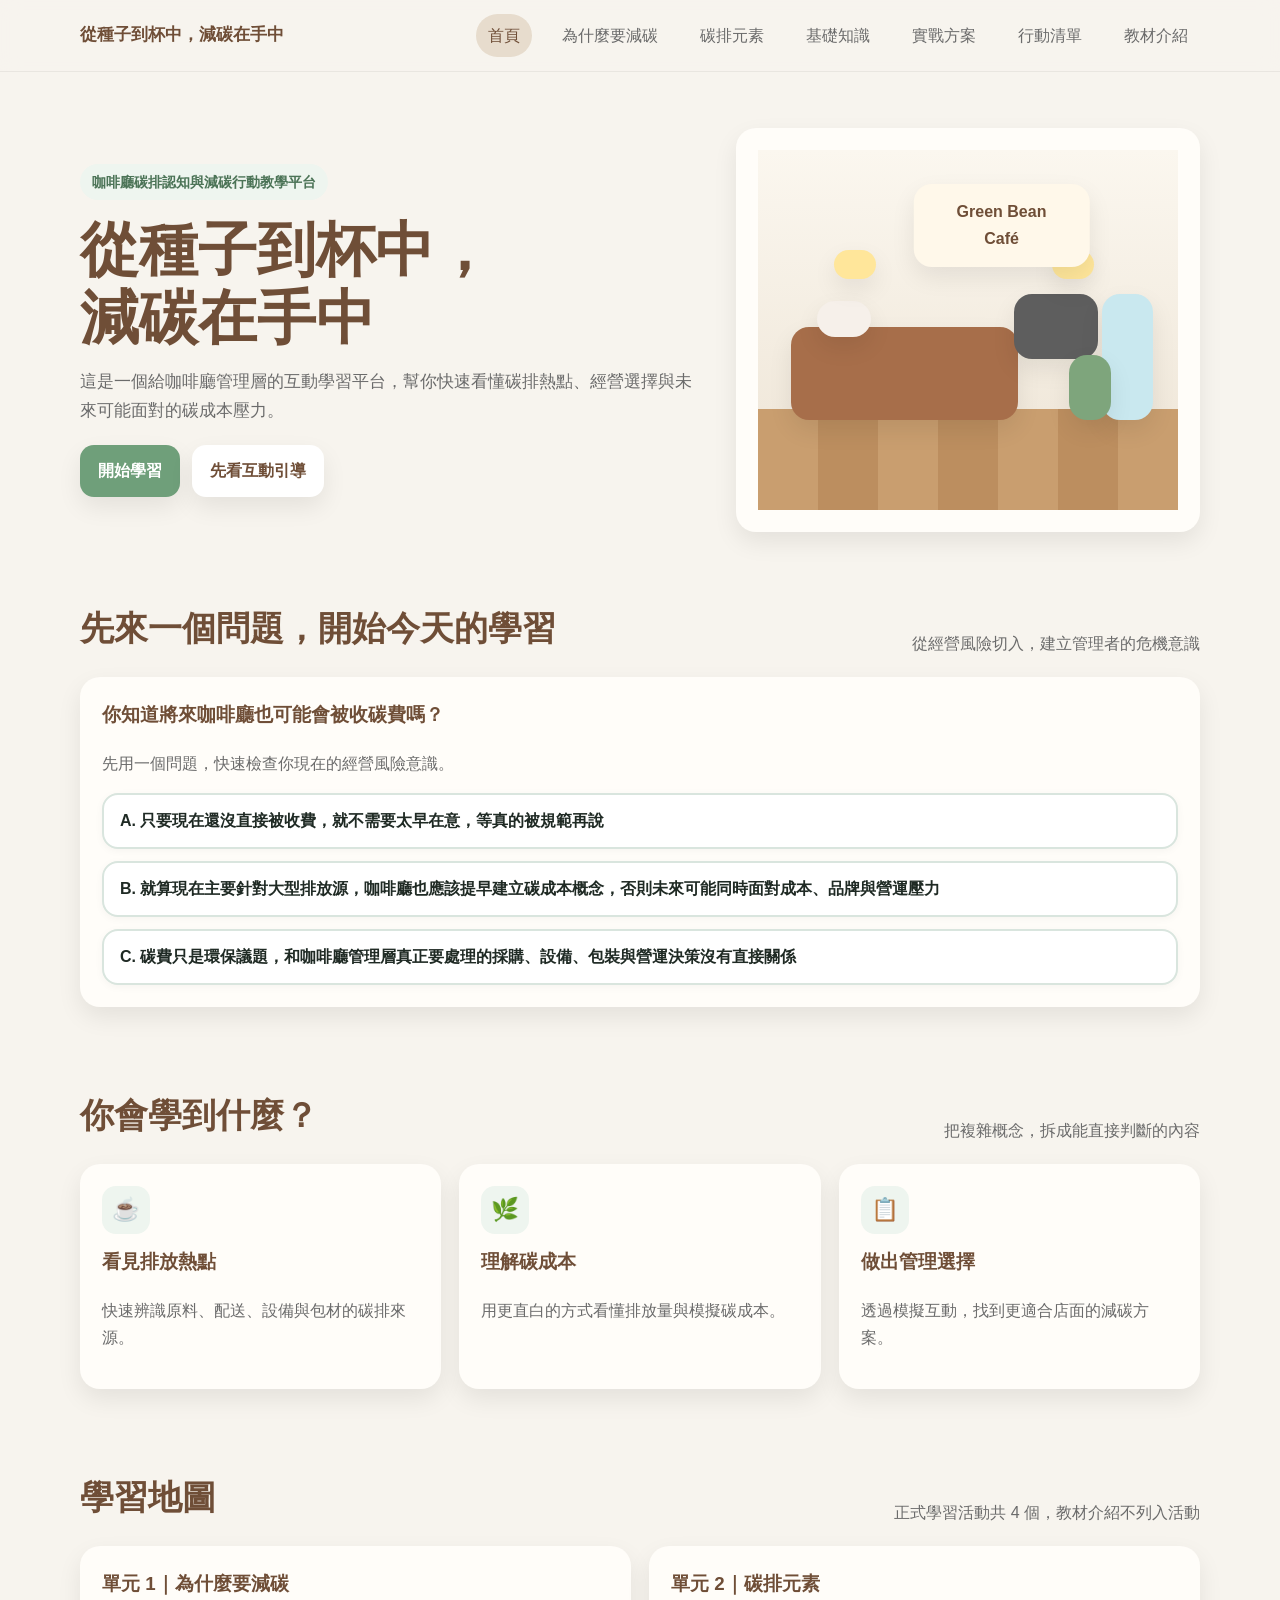
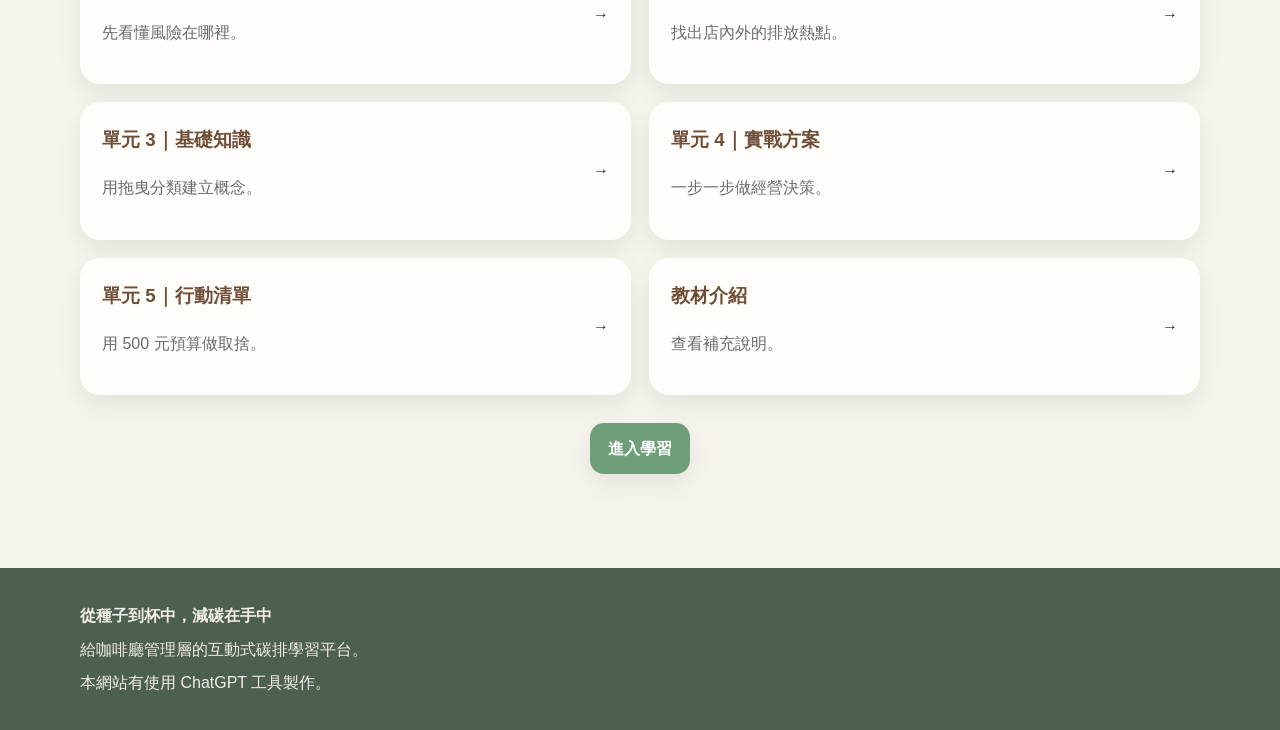
<file: index.html>
<!doctype html>
<html lang="zh-Hant">
<head>
  <meta charset="UTF-8">
  <meta name="viewport" content="width=device-width,initial-scale=1.0">
  <title>從種子到杯中，減碳在手中</title>
  <link rel="stylesheet" href="style.css">
</head>
<body data-page="index">

<header>
  <div class="container navbar">
    <a class="brand" href="index.html">從種子到杯中，減碳在手中</a>
    <button class="menu-btn" onclick="toggleMenu()">☰</button>
    <nav class="nav-links" id="navLinks">
      <a href="index.html">首頁</a>
      <a href="why-carbon.html">為什麼要減碳</a>
      <a href="carbon-elements.html">碳排元素</a>
      <a href="carbon-basics.html">基礎知識</a>
      <a href="action-plan.html">實戰方案</a>
      <a href="checklist.html">行動清單</a>
      <a href="about.html">教材介紹</a>
    </nav>
  </div>
</header>

<main>
  <section class="hero">
    <div class="container hero-grid">
      <div class="reveal">
        <span class="badge">咖啡廳碳排認知與減碳行動教學平台</span>
        <h1>從種子到杯中，<br>減碳在手中</h1>
        <p>這是一個給咖啡廳管理層的互動學習平台，幫你快速看懂碳排熱點、經營選擇與未來可能面對的碳成本壓力。</p>
        <div class="hero-actions">
          <a class="btn btn-primary" href="why-carbon.html">開始學習</a>
          <a class="btn btn-secondary" href="#question-start">先看互動引導</a>
        </div>
      </div>

      <div class="hero-card reveal">
        <div class="scene">
          <div class="wall"></div>
          <div class="floor"></div>
          <div class="sign">Green Bean Café</div>
          <div class="obj counter"></div>
          <div class="obj machine"></div>
          <div class="obj fridge"></div>
          <div class="obj cups"></div>
          <div class="obj plant"></div>
          <div class="obj light"></div>
          <div class="obj light two"></div>
        </div>
      </div>
    </div>
  </section>

  <section class="section" id="question-start">
    <div class="container">
      <div class="section-title reveal">
        <h2>先來一個問題，開始今天的學習</h2>
        <p>從經營風險切入，建立管理者的危機意識</p>
      </div>
      <div class="card reveal">
        <h3>你知道將來咖啡廳也可能會被收碳費嗎？</h3>
        <p>先用一個問題，快速檢查你現在的經營風險意識。</p>

        <div class="choice-list">
          <button class="choice-btn" onclick="homeQuestion('a')">
            A. 只要現在還沒直接被收費，就不需要太早在意，等真的被規範再說
          </button>

          <button class="choice-btn" onclick="homeQuestion('b')">
            B. 就算現在主要針對大型排放源，咖啡廳也應該提早建立碳成本概念，否則未來可能同時面對成本、品牌與營運壓力
          </button>

          <button class="choice-btn" onclick="homeQuestion('c')">
            C. 碳費只是環保議題，和咖啡廳管理層真正要處理的採購、設備、包裝與營運決策沒有直接關係
          </button>
        </div>

        <div id="homeFeedback" class="feedback"></div>
      </div>
    </div>
  </section>

  <section class="section">
    <div class="container">
      <div class="section-title reveal">
        <h2>你會學到什麼？</h2>
        <p>把複雜概念，拆成能直接判斷的內容</p>
      </div>
      <div class="grid-3">
        <div class="card reveal">
          <div class="icon-bubble">☕</div>
          <h3>看見排放熱點</h3>
          <p>快速辨識原料、配送、設備與包材的碳排來源。</p>
        </div>
        <div class="card reveal">
          <div class="icon-bubble">🌿</div>
          <h3>理解碳成本</h3>
          <p>用更直白的方式看懂排放量與模擬碳成本。</p>
        </div>
        <div class="card reveal">
          <div class="icon-bubble">📋</div>
          <h3>做出管理選擇</h3>
          <p>透過模擬互動，找到更適合店面的減碳方案。</p>
        </div>
      </div>
    </div>
  </section>

  <section class="section">
    <div class="container">
      <div class="section-title reveal">
        <h2>學習地圖</h2>
        <p>正式學習活動共 4 個，教材介紹不列入活動</p>
      </div>

      <div class="grid-2">
        <a class="card module-link reveal" href="why-carbon.html">
          <div>
            <h3>單元 1｜為什麼要減碳</h3>
            <p>先看懂風險在哪裡。</p>
          </div>
          <span>→</span>
        </a>

        <a class="card module-link reveal" href="carbon-elements.html">
          <div>
            <h3>單元 2｜碳排元素</h3>
            <p>找出店內外的排放熱點。</p>
          </div>
          <span>→</span>
        </a>

        <a class="card module-link reveal" href="carbon-basics.html">
          <div>
            <h3>單元 3｜基礎知識</h3>
            <p>用拖曳分類建立概念。</p>
          </div>
          <span>→</span>
        </a>

        <a class="card module-link reveal" href="action-plan.html">
          <div>
            <h3>單元 4｜實戰方案</h3>
            <p>一步一步做經營決策。</p>
          </div>
          <span>→</span>
        </a>

        <a class="card module-link reveal" href="checklist.html">
          <div>
            <h3>單元 5｜行動清單</h3>
            <p>用 500 元預算做取捨。</p>
          </div>
          <span>→</span>
        </a>

        <a class="card module-link reveal" href="about.html">
          <div>
            <h3>教材介紹</h3>
            <p>查看補充說明。</p>
          </div>
          <span>→</span>
        </a>
      </div>

      <div class="hero-actions" style="justify-content:center; margin-top:28px;">
        <a class="btn btn-primary" href="why-carbon.html">進入學習</a>
      </div>
    </div>
  </section>
</main>

<footer>
  <div class="container">
    <p><strong>從種子到杯中，減碳在手中</strong></p>
    <p>給咖啡廳管理層的互動式碳排學習平台。</p>
    <p>本網站有使用 ChatGPT 工具製作。</p>
  </div>
</footer>

<script src="script.js"></script>
</body>
</html>
</file>
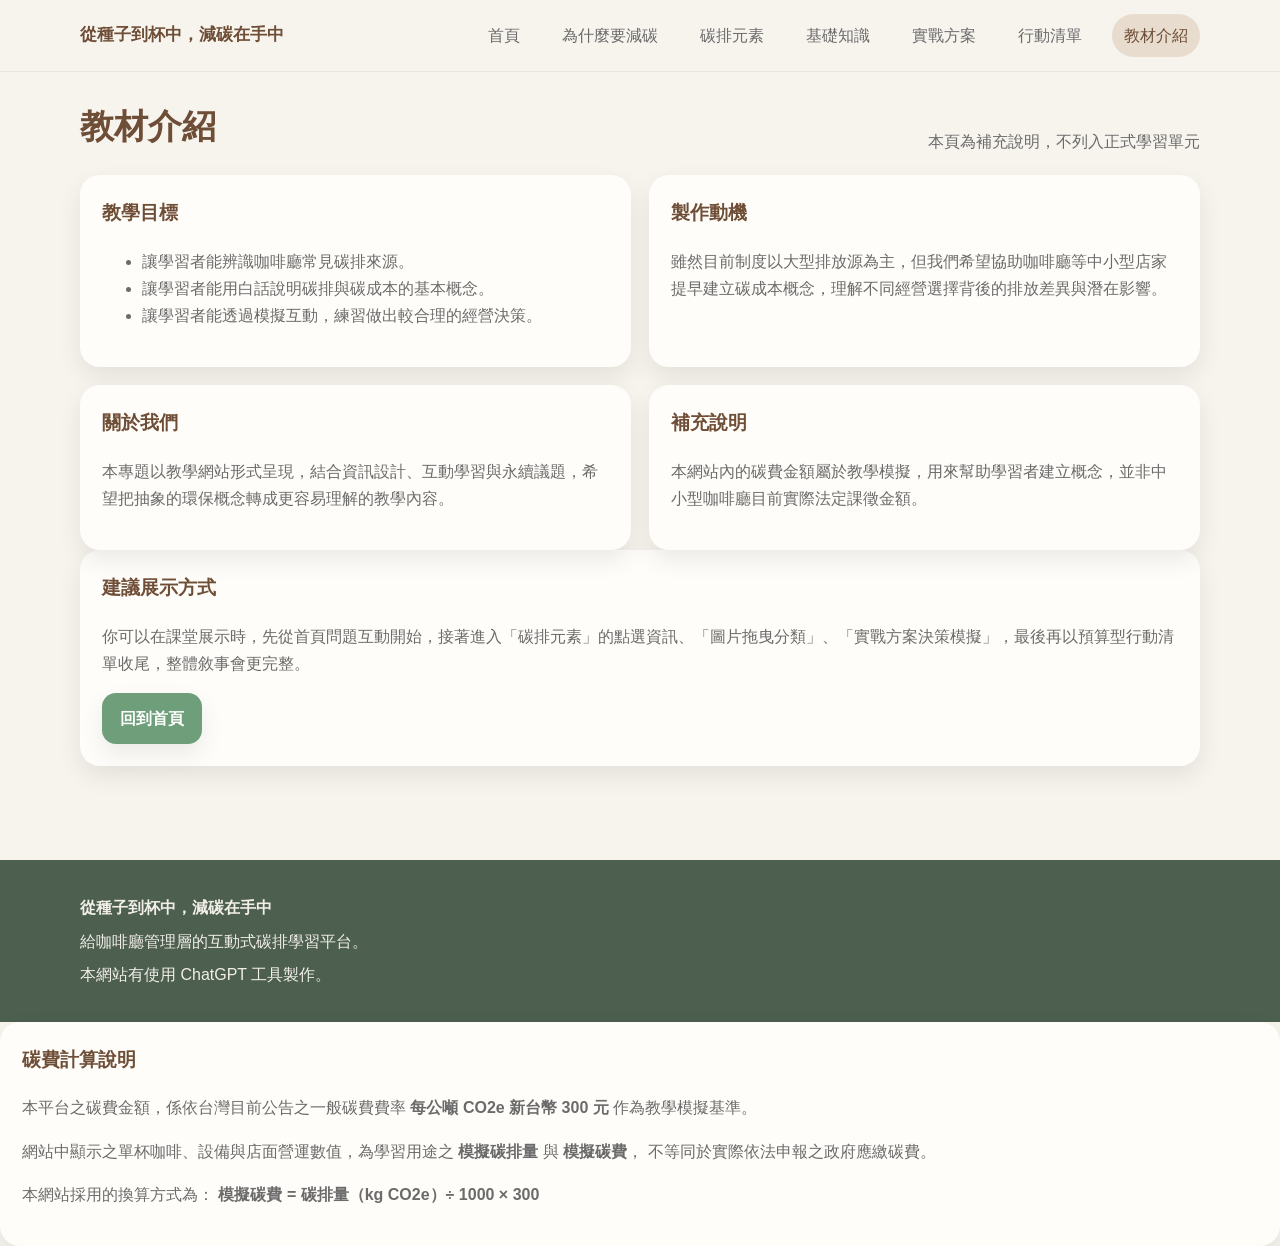
<file: about.html>
<!doctype html>
<html lang="zh-Hant">
<head>
  <meta charset="UTF-8"><meta name="viewport" content="width=device-width,initial-scale=1.0">
  <title>教材介紹</title><link rel="stylesheet" href="style.css">
</head>
<body data-page="about">
<header>
  <div class="container navbar">
    <a class="brand" href="index.html">從種子到杯中，減碳在手中</a>
    <button class="menu-btn" onclick="toggleMenu()">☰</button>
    <nav class="nav-links" id="navLinks">
      <a href="index.html">首頁</a>
      <a href="why-carbon.html">為什麼要減碳</a>
      <a href="carbon-elements.html">碳排元素</a>
      <a href="carbon-basics.html">基礎知識</a>
      <a href="action-plan.html">實戰方案</a>
      <a href="checklist.html">行動清單</a>
      <a href="about.html">教材介紹</a>
    </nav>
  </div>
</header>

<main class="section">
  <div class="container">
    <div class="section-title reveal">
      <h2>教材介紹</h2>
      <p>本頁為補充說明，不列入正式學習單元</p>
    </div>

    <div class="grid-2">
      <div class="card reveal">
        <h3>教學目標</h3>
        <ul>
          <li>讓學習者能辨識咖啡廳常見碳排來源。</li>
          <li>讓學習者能用白話說明碳排與碳成本的基本概念。</li>
          <li>讓學習者能透過模擬互動，練習做出較合理的經營決策。</li>
        </ul>
      </div>
      <div class="card reveal">
        <h3>製作動機</h3>
        <p>雖然目前制度以大型排放源為主，但我們希望協助咖啡廳等中小型店家提早建立碳成本概念，理解不同經營選擇背後的排放差異與潛在影響。</p>
      </div>
      <div class="card reveal">
        <h3>關於我們</h3>
        <p>本專題以教學網站形式呈現，結合資訊設計、互動學習與永續議題，希望把抽象的環保概念轉成更容易理解的教學內容。</p>
      </div>
      <div class="card reveal">
        <h3>補充說明</h3>
        <p>本網站內的碳費金額屬於教學模擬，用來幫助學習者建立概念，並非中小型咖啡廳目前實際法定課徵金額。</p>
      </div>
    </div>

    <div class="card reveal">
      <h3>建議展示方式</h3>
      <p>你可以在課堂展示時，先從首頁問題互動開始，接著進入「碳排元素」的點選資訊、「圖片拖曳分類」、「實戰方案決策模擬」，最後再以預算型行動清單收尾，整體敘事會更完整。</p>
      <a class="btn btn-primary" href="index.html">回到首頁</a>
    </div>
  </div>
</main>

<footer>
  <div class="container">
    <p><strong>從種子到杯中，減碳在手中</strong></p>
    <p>給咖啡廳管理層的互動式碳排學習平台。</p>
    <p>本網站有使用 ChatGPT 工具製作。</p>
  </div>
</footer>
<script src="script.js"></script>
</body>
</html>
<div class="card reveal">
  <h3>碳費計算說明</h3>
  <p>
    本平台之碳費金額，係依台灣目前公告之一般碳費費率
    <strong>每公噸 CO2e 新台幣 300 元</strong>
    作為教學模擬基準。
  </p>
  <p>
    網站中顯示之單杯咖啡、設備與店面營運數值，為學習用途之
    <strong>模擬碳排量</strong> 與 <strong>模擬碳費</strong>，
    不等同於實際依法申報之政府應繳碳費。
  </p>
  <p>
    本網站採用的換算方式為：
    <strong>模擬碳費 = 碳排量（kg CO2e）÷ 1000 × 300</strong>
  </p>
</div>
</file>
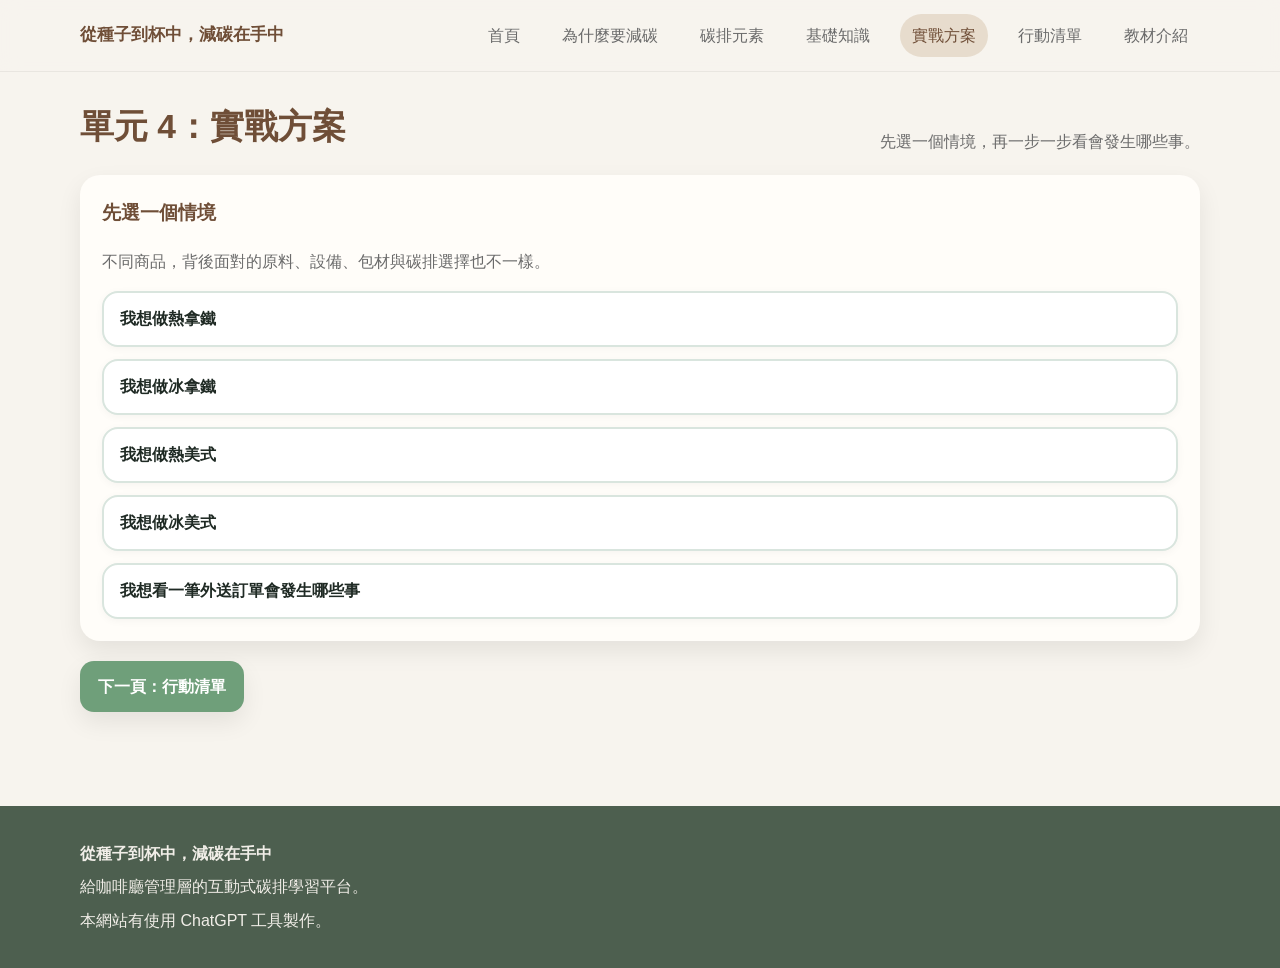
<file: action-plan.html>
<!doctype html>
<html lang="zh-Hant">
<head>
  <meta charset="UTF-8">
  <meta name="viewport" content="width=device-width,initial-scale=1.0">
  <title>實戰方案</title>
  <link rel="stylesheet" href="style.css">
</head>
<body data-page="action-plan">

<header>
  <div class="container navbar">
    <a class="brand" href="index.html">從種子到杯中，減碳在手中</a>
    <button class="menu-btn" onclick="toggleMenu()">☰</button>
    <nav class="nav-links" id="navLinks">
      <a href="index.html">首頁</a>
      <a href="why-carbon.html">為什麼要減碳</a>
      <a href="carbon-elements.html">碳排元素</a>
      <a href="carbon-basics.html">基礎知識</a>
      <a href="action-plan.html">實戰方案</a>
      <a href="checklist.html">行動清單</a>
      <a href="about.html">教材介紹</a>
    </nav>
  </div>
</header>

<main class="section">
  <div class="container">
    <div class="section-title reveal">
      <h2>單元 4：實戰方案</h2>
      <p>先選一個情境，再一步一步看會發生哪些事。</p>
    </div>

    <div id="scenarioSelectorCard" class="card reveal">
      <h3>先選一個情境</h3>
      <p>不同商品，背後面對的原料、設備、包材與碳排選擇也不一樣。</p>

      <div class="choice-list">
        <button class="choice-btn" onclick="chooseScenario('hot_latte')">我想做熱拿鐵</button>
        <button class="choice-btn" onclick="chooseScenario('iced_latte')">我想做冰拿鐵</button>
        <button class="choice-btn" onclick="chooseScenario('hot_americano')">我想做熱美式</button>
        <button class="choice-btn" onclick="chooseScenario('iced_americano')">我想做冰美式</button>
        <button class="choice-btn" onclick="chooseScenario('delivery')">我想看一筆外送訂單會發生哪些事</button>
      </div>
    </div>

    <div id="planScenarioCard" class="card reveal" style="display:none;">
      <div class="section-title">
        <div>
          <h2 id="planScenarioTitle">情境標題</h2>
          <p id="planScenarioDesc">情境說明</p>
        </div>
        <div class="small-note" id="planStepCounter">步驟 1 / 5</div>
      </div>

      <div id="planStepCard" class="summary-box" style="margin-bottom:16px;">
        請先選擇情境。
      </div>

      <div id="planSelectionSummary" class="small-note" style="margin-bottom:16px;">
        尚未選擇
      </div>

      <div id="planResultPage" class="summary-box" style="display:none; margin-bottom:16px;"></div>

      <div class="hero-actions">
        <button id="planBackBtn" class="btn btn-secondary" onclick="goPrevPlanStep()" style="display:none;">上一步</button>
        <button id="planNextBtn" class="btn btn-primary" onclick="goNextPlanStep()" style="display:none;">下一步</button>
        <button id="planRestartBtn" class="btn btn-secondary" onclick="resetPlanScenario()">重新開始</button>
        <button class="btn btn-secondary" onclick="backToScenarioSelect()">返回情境選擇</button>
      </div>
    </div>

    <div class="hero-actions">
      <a class="btn btn-primary" href="checklist.html">下一頁：行動清單</a>
    </div>
  </div>
</main>

<footer>
  <div class="container">
    <p><strong>從種子到杯中，減碳在手中</strong></p>
    <p>給咖啡廳管理層的互動式碳排學習平台。</p>
    <p>本網站有使用 ChatGPT 工具製作。</p>
  </div>
</footer>

<script src="script.js"></script>
</body>
</html>
</file>
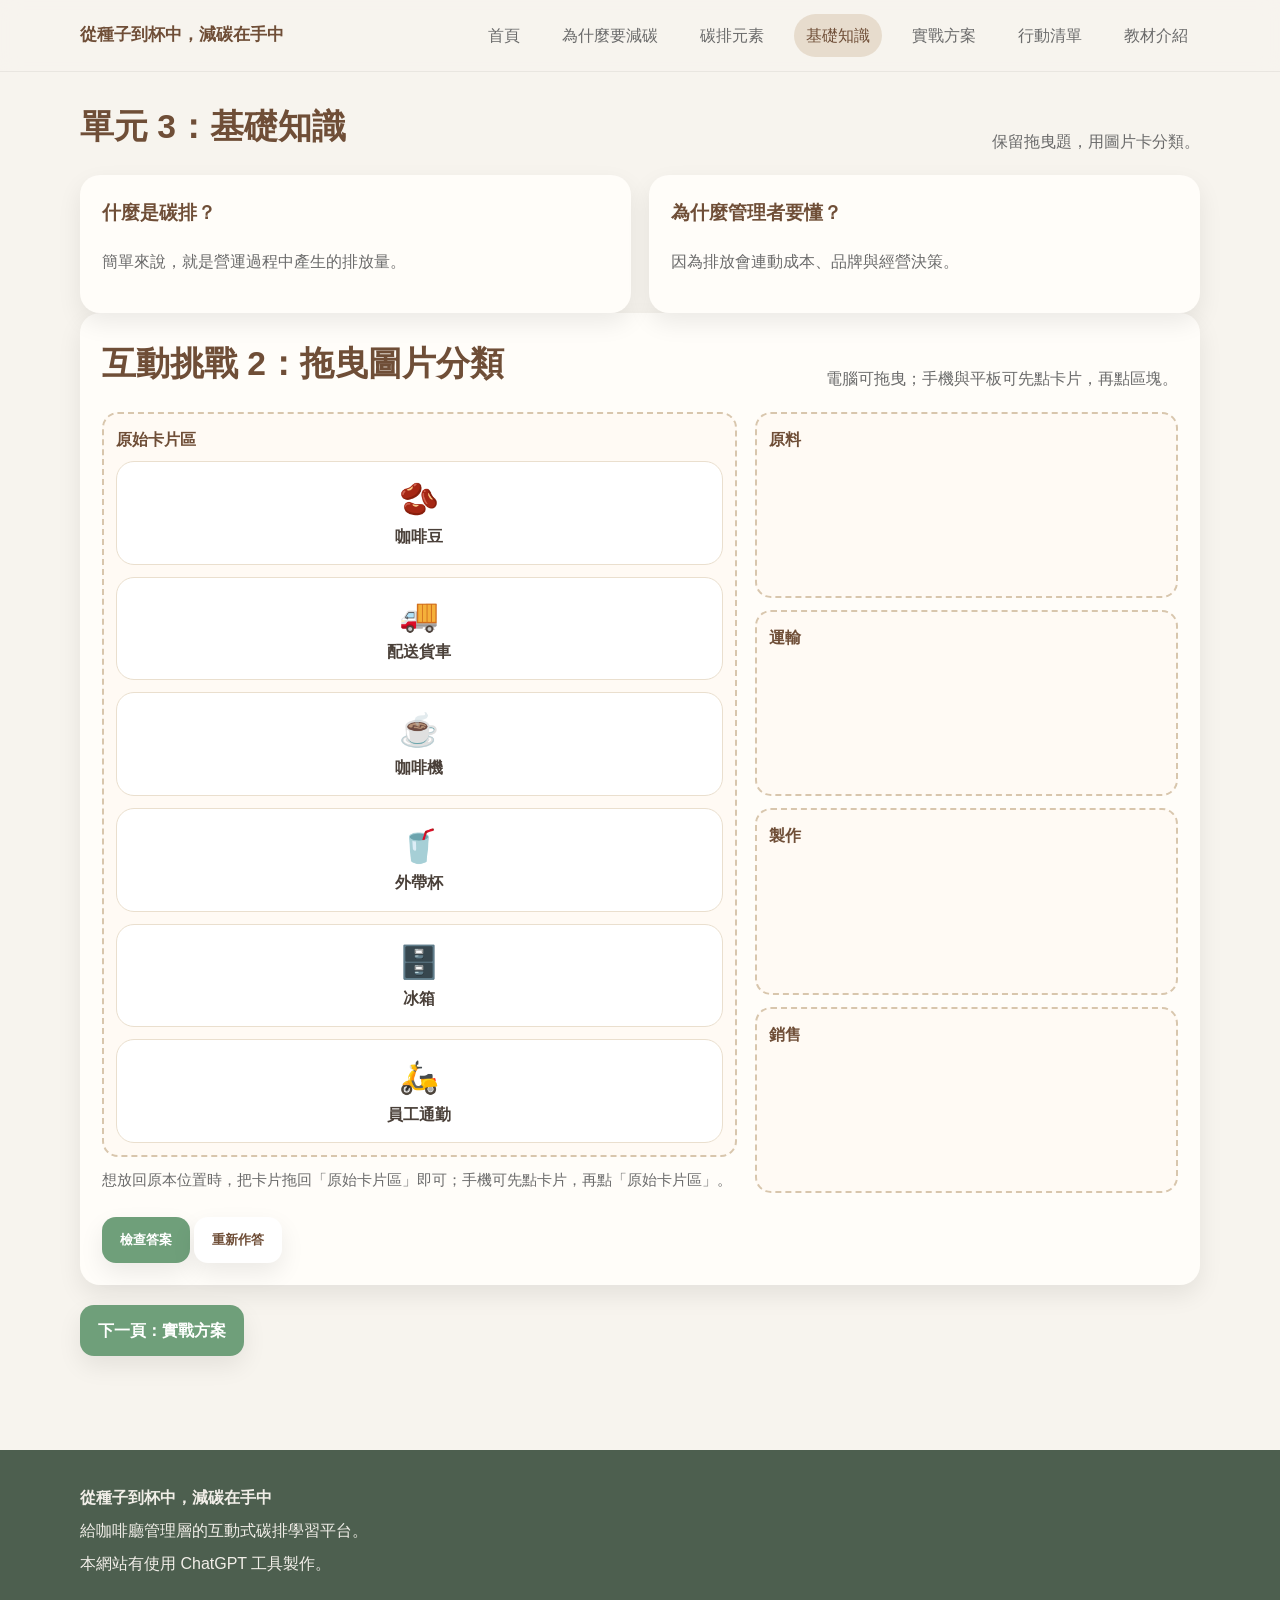
<file: carbon-basics.html>
<!doctype html>
<html lang="zh-Hant">
<head>
  <meta charset="UTF-8"><meta name="viewport" content="width=device-width,initial-scale=1.0">
  <title>基礎知識</title><link rel="stylesheet" href="style.css">
</head>
<body data-page="carbon-basics">
<header>
  <div class="container navbar">
    <a class="brand" href="index.html">從種子到杯中，減碳在手中</a>
    <button class="menu-btn" onclick="toggleMenu()">☰</button>
    <nav class="nav-links" id="navLinks">
      <a href="index.html">首頁</a>
      <a href="why-carbon.html">為什麼要減碳</a>
      <a href="carbon-elements.html">碳排元素</a>
      <a href="carbon-basics.html">基礎知識</a>
      <a href="action-plan.html">實戰方案</a>
      <a href="checklist.html">行動清單</a>
      <a href="about.html">教材介紹</a>
    </nav>
  </div>
</header>

<main class="section">
  <div class="container">
    <div class="section-title reveal">
      <h2>單元 3：基礎知識</h2>
      <p>保留拖曳題，用圖片卡分類。</p>
    </div>

    <div class="grid-2">
      <div class="card reveal">
        <h3>什麼是碳排？</h3>
        <p>簡單來說，就是營運過程中產生的排放量。</p>
      </div>
      <div class="card reveal">
        <h3>為什麼管理者要懂？</h3>
        <p>因為排放會連動成本、品牌與經營決策。</p>
      </div>
    </div>

    <div class="card reveal">
      <div class="section-title">
        <h2>互動挑戰 2：拖曳圖片分類</h2>
        <p>電腦可拖曳；手機與平板可先點卡片，再點區塊。</p>
      </div>

      <div class="game-panel">
        <div>
          <div id="cardBank" class="dropzone bank-zone">
            <h4>原始卡片區</h4>
            <div class="draggable-list">
              <div class="draggable image-drag" draggable="true" data-type="原料" data-name="咖啡豆">🫘<br><span>咖啡豆</span></div>
              <div class="draggable image-drag" draggable="true" data-type="運輸" data-name="配送貨車">🚚<br><span>配送貨車</span></div>
              <div class="draggable image-drag" draggable="true" data-type="製作" data-name="咖啡機">☕<br><span>咖啡機</span></div>
              <div class="draggable image-drag" draggable="true" data-type="銷售" data-name="外帶杯">🥤<br><span>外帶杯</span></div>
              <div class="draggable image-drag" draggable="true" data-type="製作" data-name="冰箱">🗄️<br><span>冰箱</span></div>
              <div class="draggable image-drag" draggable="true" data-type="運輸" data-name="員工通勤">🛵<br><span>員工通勤</span></div>
            </div>
          </div>
          <div style="height:10px"></div>
          <div class="small-note">想放回原本位置時，把卡片拖回「原始卡片區」即可；手機可先點卡片，再點「原始卡片區」。</div>
        </div>

        <div class="dropzones">
          <div class="dropzone" data-zone="原料"><h4>原料</h4></div>
          <div class="dropzone" data-zone="運輸"><h4>運輸</h4></div>
          <div class="dropzone" data-zone="製作"><h4>製作</h4></div>
          <div class="dropzone" data-zone="銷售"><h4>銷售</h4></div>
        </div>
      </div>

      <div style="height:12px"></div>
      <div id="classificationFeedback" class="feedback">請把圖片卡拖到你認為正確的分類裡。</div>
      <div style="height:12px"></div>
      <button class="btn btn-primary" onclick="checkClassification()">檢查答案</button>
      <button class="btn btn-secondary" onclick="resetClassification()">重新作答</button>
    </div>

    <div class="hero-actions"><a class="btn btn-primary" href="action-plan.html">下一頁：實戰方案</a></div>
  </div>
</main>

<footer>
  <div class="container">
    <p><strong>從種子到杯中，減碳在手中</strong></p>
    <p>給咖啡廳管理層的互動式碳排學習平台。</p>
    <p>本網站有使用 ChatGPT 工具製作。</p>
  </div>
</footer>
<script src="script.js"></script>
</body>
</html>
</file>
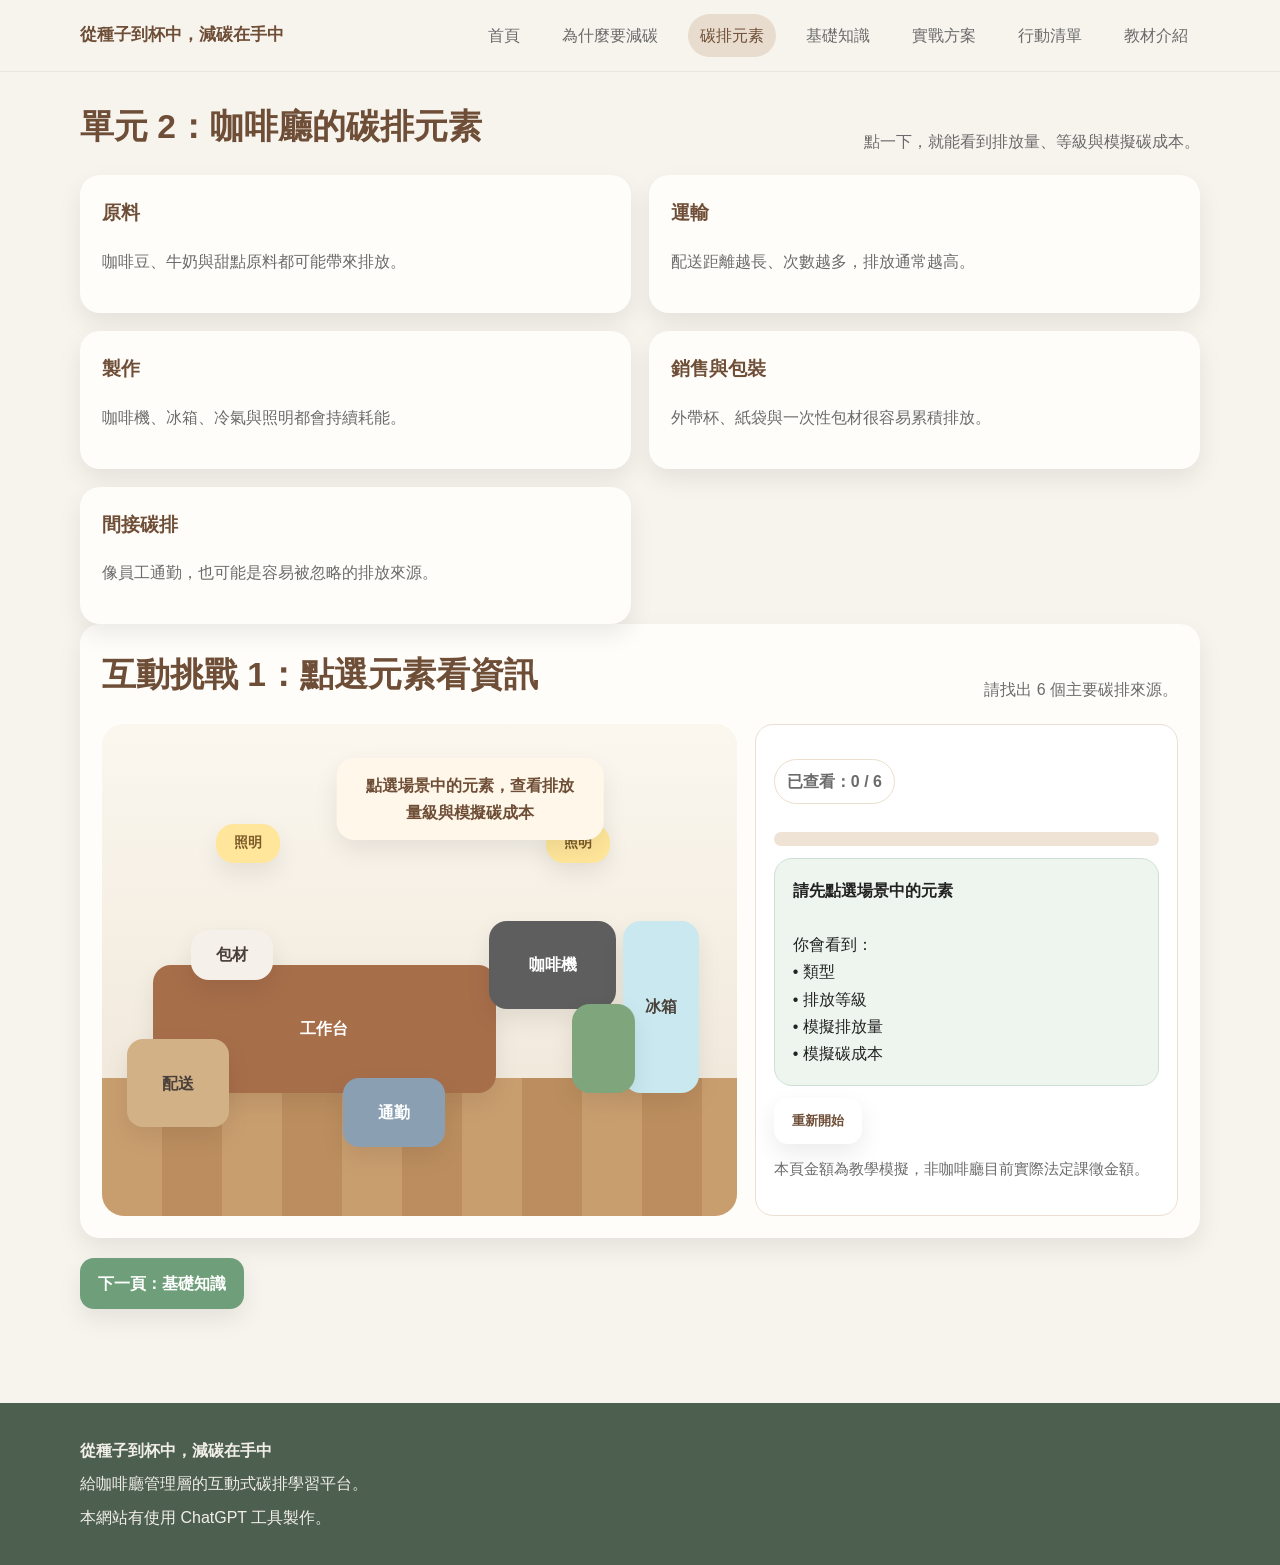
<file: carbon-elements.html>
<!doctype html>
<html lang="zh-Hant">
<head>
  <meta charset="UTF-8"><meta name="viewport" content="width=device-width,initial-scale=1.0">
  <title>碳排元素</title><link rel="stylesheet" href="style.css">
</head>
<body data-page="carbon-elements">
<header>
  <div class="container navbar">
    <a class="brand" href="index.html">從種子到杯中，減碳在手中</a>
    <button class="menu-btn" onclick="toggleMenu()">☰</button>
    <nav class="nav-links" id="navLinks">
      <a href="index.html">首頁</a>
      <a href="why-carbon.html">為什麼要減碳</a>
      <a href="carbon-elements.html">碳排元素</a>
      <a href="carbon-basics.html">基礎知識</a>
      <a href="action-plan.html">實戰方案</a>
      <a href="checklist.html">行動清單</a>
      <a href="about.html">教材介紹</a>
    </nav>
  </div>
</header>

<main class="section">
  <div class="container">
    <div class="section-title reveal">
      <h2>單元 2：咖啡廳的碳排元素</h2>
      <p>點一下，就能看到排放量、等級與模擬碳成本。</p>
    </div>

    <div class="grid-2">
      <div class="card reveal"><h3>原料</h3><p>咖啡豆、牛奶與甜點原料都可能帶來排放。</p></div>
      <div class="card reveal"><h3>運輸</h3><p>配送距離越長、次數越多，排放通常越高。</p></div>
      <div class="card reveal"><h3>製作</h3><p>咖啡機、冰箱、冷氣與照明都會持續耗能。</p></div>
      <div class="card reveal"><h3>銷售與包裝</h3><p>外帶杯、紙袋與一次性包材很容易累積排放。</p></div>
      <div class="card reveal"><h3>間接碳排</h3><p>像員工通勤，也可能是容易被忽略的排放來源。</p></div>
    </div>

    <div class="card reveal">
      <div class="section-title">
        <h2>互動挑戰 1：點選元素看資訊</h2>
        <p>請找出 6 個主要碳排來源。</p>
      </div>

      <div class="game-panel">
        <div class="scene-game" id="sceneGame">
          <div class="wall"></div>
          <div class="floor"></div>
          <div class="sign">點選場景中的元素，查看排放量級與模擬碳成本</div>

          <div class="obj counter" style="display:grid;place-items:center;color:white;font-weight:700;">工作台</div>
          <div class="obj machine" style="display:grid;place-items:center;color:white;font-weight:700;">咖啡機</div>
          <div class="obj fridge" style="display:grid;place-items:center;color:#4a4039;font-weight:700;">冰箱</div>
          <div class="obj cups" style="display:grid;place-items:center;color:#4a4039;font-weight:700;">包材</div>
          <div class="obj plant"></div>
          <div class="obj light" style="display:grid;place-items:center;color:#7a5a28;font-weight:700;font-size:14px;">照明</div>
          <div class="obj light two" style="display:grid;place-items:center;color:#7a5a28;font-weight:700;font-size:14px;">照明</div>
          <div class="obj" style="left:4%;bottom:18%;width:16%;height:18%;background:#d2b187;border-radius:16px;display:grid;place-items:center;color:#4a4039;font-weight:700;">配送</div>
          <div class="obj" style="left:38%;bottom:14%;width:16%;height:14%;background:#8aa0b2;border-radius:16px;color:white;display:grid;place-items:center;font-weight:700;">通勤</div>

          <div class="game-item" data-id="machine" style="right:20%; bottom:42%; width:18%; height:18%;"></div>
          <div class="game-item" data-id="fridge" style="right:6%; bottom:24%; width:12%; height:36%;"></div>
          <div class="game-item" data-id="cups" style="left:14%; bottom:48%; width:14%; height:10%;"></div>
          <div class="game-item" data-id="light" style="left:18%; top:100px; width:11%; height:8%;"></div>
          <div class="game-item" data-id="delivery" style="left:4%; bottom:18%; width:16%; height:18%;"></div>
          <div class="game-item" data-id="commute" style="left:38%; bottom:14%; width:16%; height:14%;"></div>
        </div>

        <div class="info-box">
          <p class="score-chip">已查看：<span id="foundCount">0</span> / 6</p>
          <div style="height:12px"></div>
          <div class="progress-wrap"><div class="progress-bar" id="findProgress"></div></div>
          <div style="height:12px"></div>
          <div id="findInfo" class="summary-box carbon-info-box">
            <strong>請先點選場景中的元素</strong><br><br>
            你會看到：<br>
            • 類型<br>
            • 排放等級<br>
            • 模擬排放量<br>
            • 模擬碳成本
          </div>
          <div style="height:12px"></div>
          <button class="btn btn-secondary" onclick="resetFindGame()">重新開始</button>
          <p class="small-note" style="margin-top:12px;">本頁金額為教學模擬，非咖啡廳目前實際法定課徵金額。</p>
        </div>
      </div>
    </div>

    <div class="hero-actions"><a class="btn btn-primary" href="carbon-basics.html">下一頁：基礎知識</a></div>
  </div>
</main>

<footer>
  <div class="container">
    <p><strong>從種子到杯中，減碳在手中</strong></p>
    <p>給咖啡廳管理層的互動式碳排學習平台。</p>
    <p>本網站有使用 ChatGPT 工具製作。</p>
  </div>
</footer>
<script src="script.js"></script>
</body>
</html>
</file>
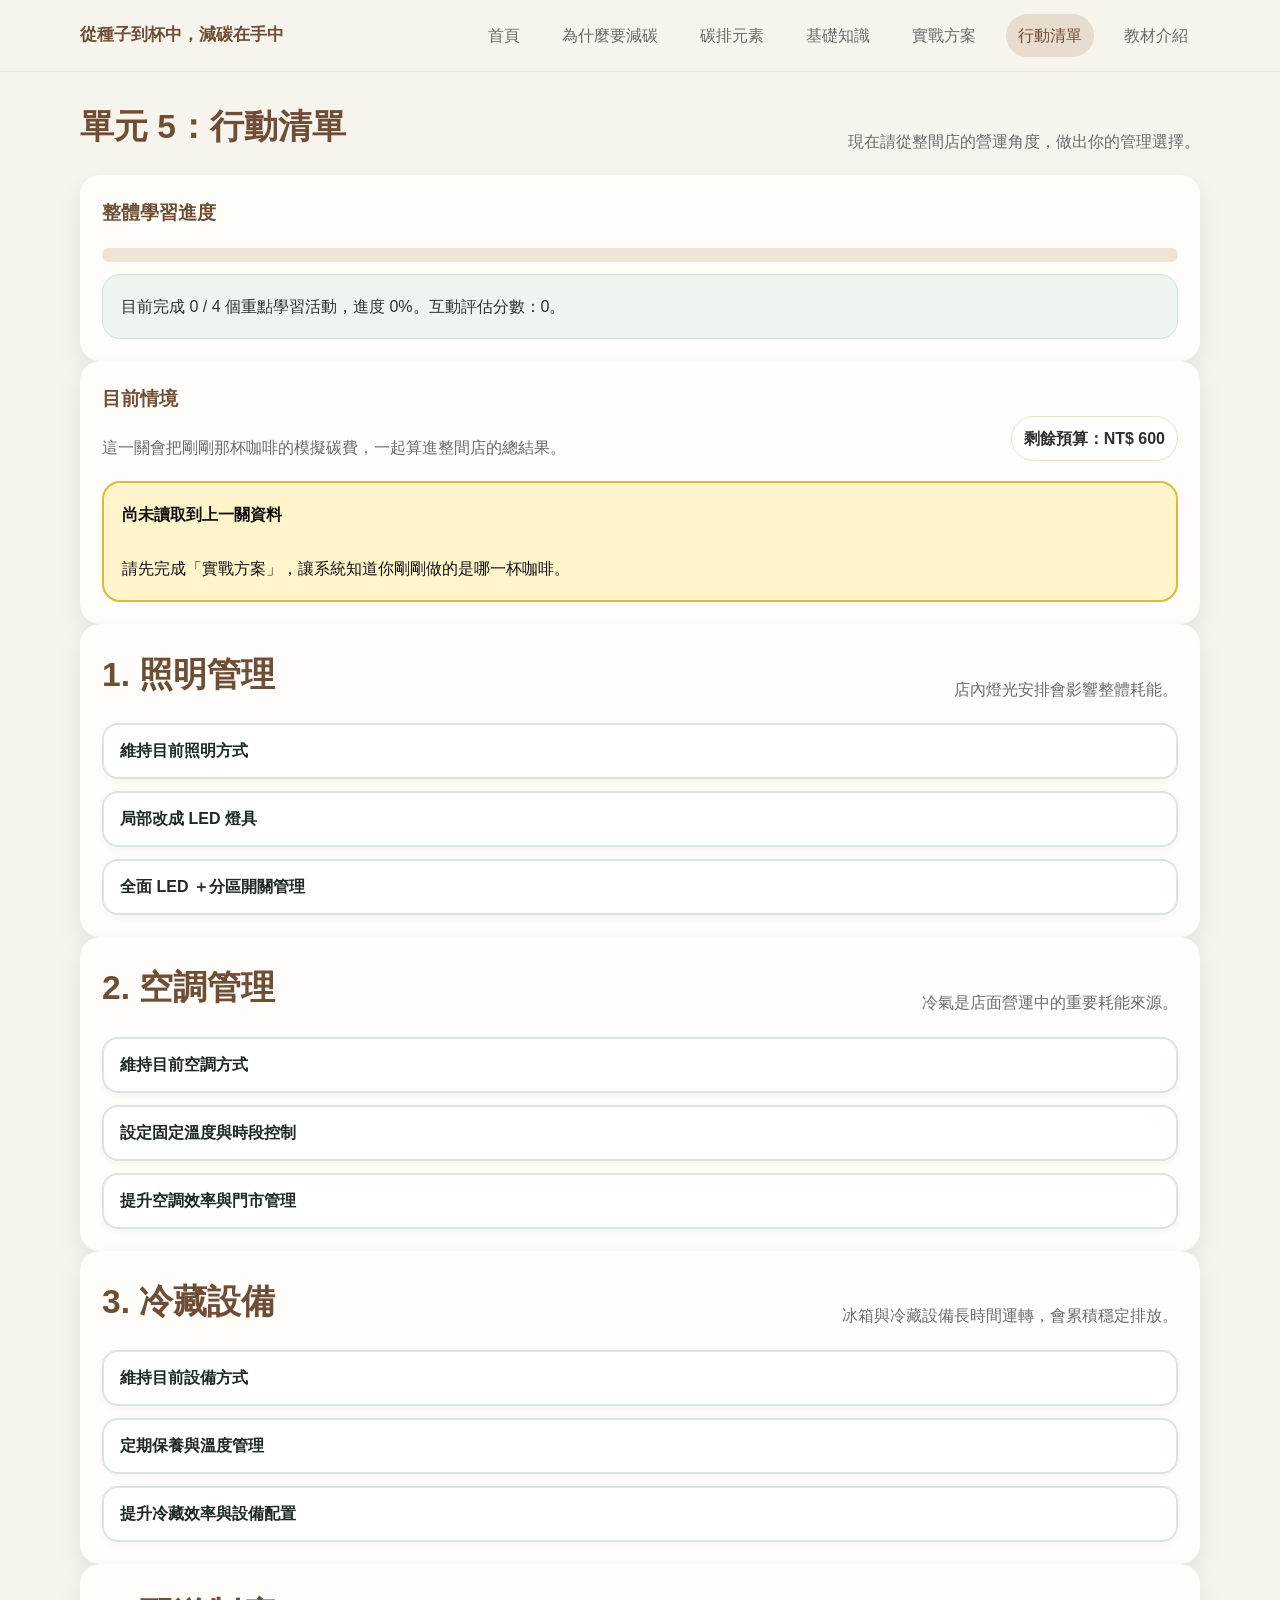
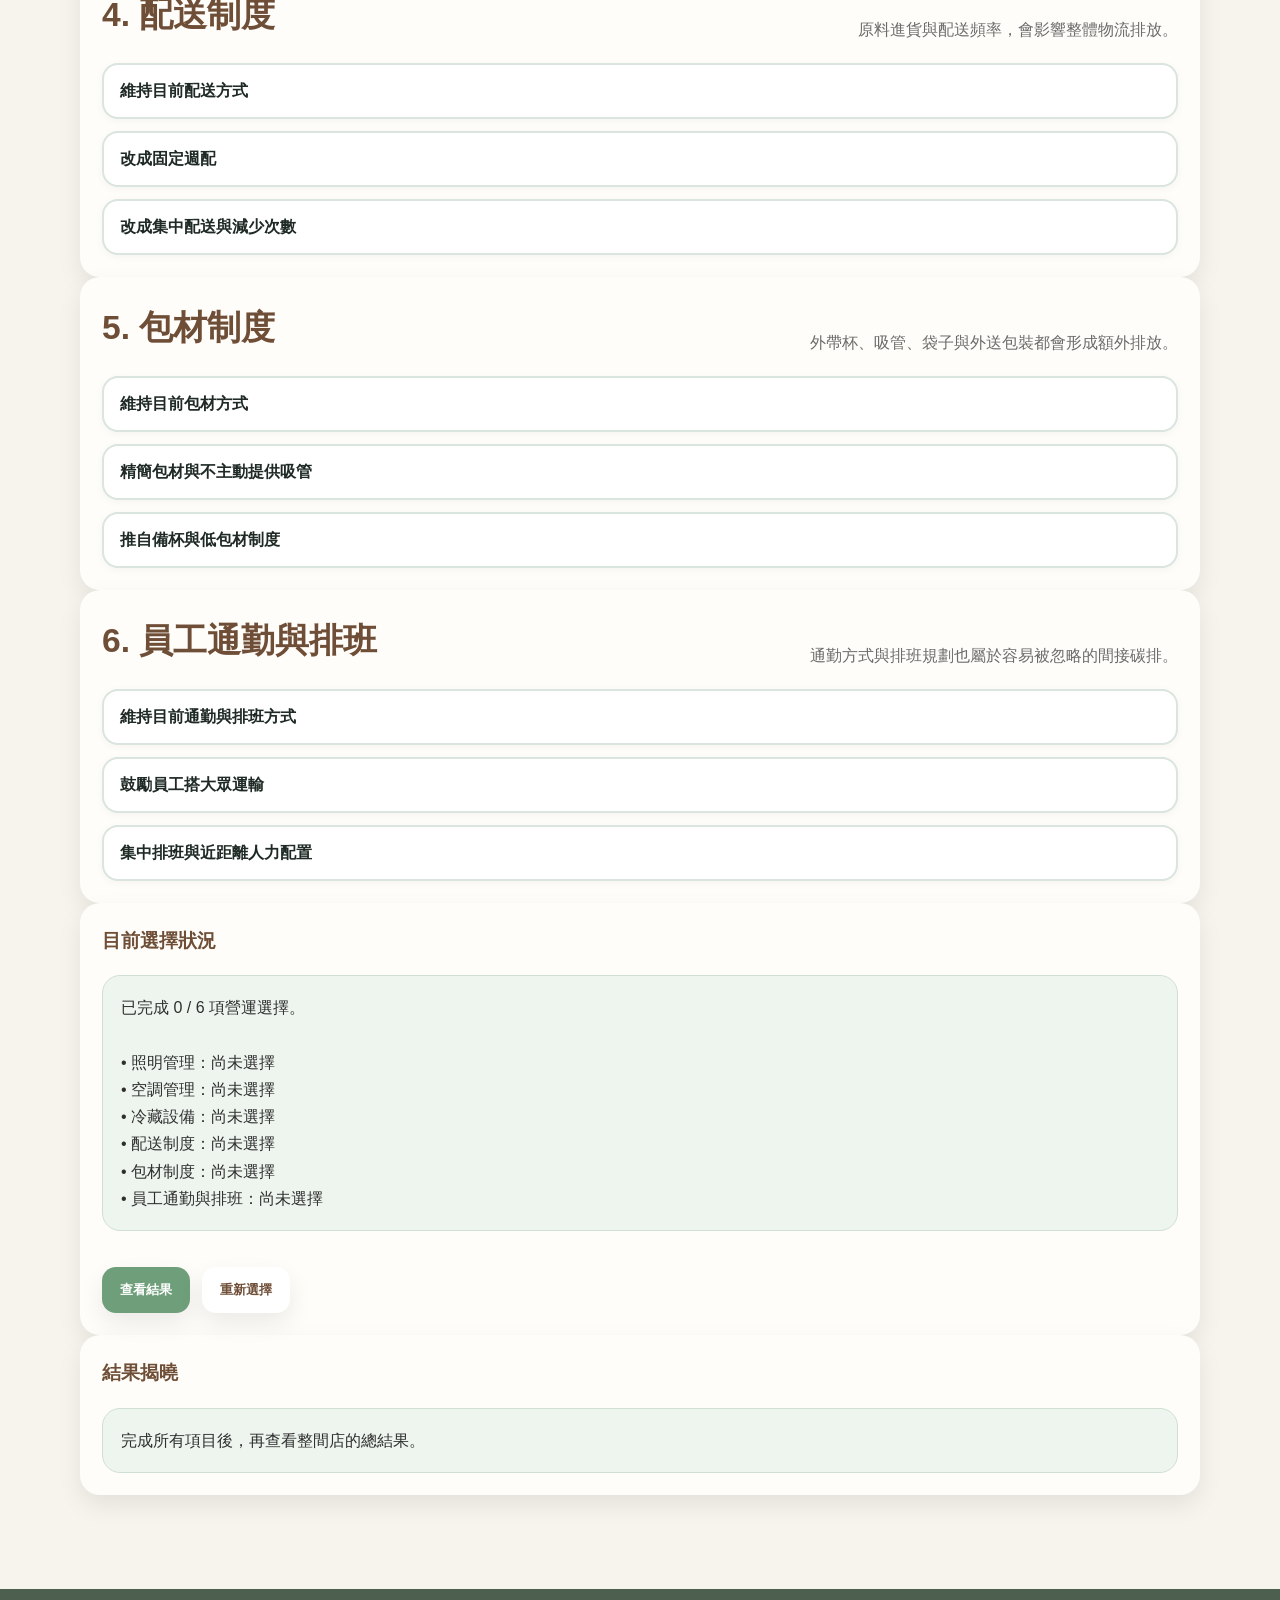
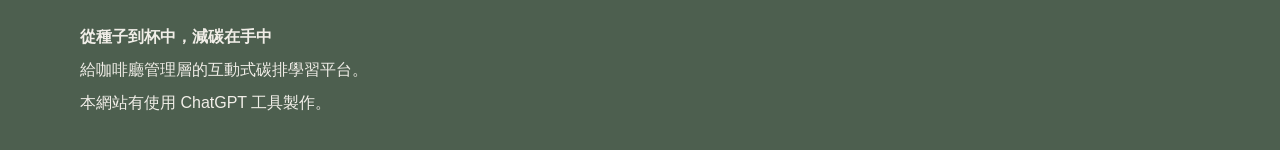
<file: checklist.html>
<!doctype html>
<html lang="zh-Hant">
<head>
  <meta charset="UTF-8">
  <meta name="viewport" content="width=device-width,initial-scale=1.0">
  <title>行動清單</title>
  <link rel="stylesheet" href="style.css">
</head>
<body data-page="checklist">

<header>
  <div class="container navbar">
    <a class="brand" href="index.html">從種子到杯中，減碳在手中</a>
    <button class="menu-btn" onclick="toggleMenu()">☰</button>
    <nav class="nav-links" id="navLinks">
      <a href="index.html">首頁</a>
      <a href="why-carbon.html">為什麼要減碳</a>
      <a href="carbon-elements.html">碳排元素</a>
      <a href="carbon-basics.html">基礎知識</a>
      <a href="action-plan.html">實戰方案</a>
      <a href="checklist.html">行動清單</a>
      <a href="about.html">教材介紹</a>
    </nav>
  </div>
</header>

<main class="section">
  <div class="container">
    <div class="section-title reveal">
      <h2>單元 5：行動清單</h2>
      <p>現在請從整間店的營運角度，做出你的管理選擇。</p>
    </div>

    <!-- 學習進度條 -->
    <div class="card reveal">
      <h3>整體學習進度</h3>
      <div class="progress-wrap">
        <div class="progress-bar" id="globalProgress" style="width:0%;"></div>
      </div>
      <div style="height:12px"></div>
      <div id="globalProgressText" class="summary-box">
        目前完成 0 / 4 個重點學習活動，進度 0%。互動評估分數：0。
      </div>
    </div>

    <div class="card reveal">
      <div class="section-title">
        <div>
          <h3>目前情境</h3>
          <p>這一關會把剛剛那杯咖啡的模擬碳費，一起算進整間店的總結果。</p>
        </div>
        <div class="score-chip">剩餘預算：NT$ <span id="storeBudgetLeft">600</span></div>
      </div>
      <div id="storeScenarioInfo" class="summary-box">
        尚未讀取上一關資料。
      </div>
    </div>

    <div class="card reveal">
      <div class="section-title">
        <h2>1. 照明管理</h2>
        <p>店內燈光安排會影響整體耗能。</p>
      </div>
      <div class="choice-list">
        <button class="choice-btn" id="store-light-basic" onclick="selectStoreOption('lighting','light_basic')">維持目前照明方式</button>
        <button class="choice-btn" id="store-light-led" onclick="selectStoreOption('lighting','light_led')">局部改成 LED 燈具</button>
        <button class="choice-btn" id="store-light-smart" onclick="selectStoreOption('lighting','light_smart')">全面 LED ＋分區開關管理</button>
      </div>
    </div>

    <div class="card reveal">
      <div class="section-title">
        <h2>2. 空調管理</h2>
        <p>冷氣是店面營運中的重要耗能來源。</p>
      </div>
      <div class="choice-list">
        <button class="choice-btn" id="store-ac-basic" onclick="selectStoreOption('ac','ac_basic')">維持目前空調方式</button>
        <button class="choice-btn" id="store-ac-temp" onclick="selectStoreOption('ac','ac_temp')">設定固定溫度與時段控制</button>
        <button class="choice-btn" id="store-ac-upgrade" onclick="selectStoreOption('ac','ac_upgrade')">提升空調效率與門市管理</button>
      </div>
    </div>

    <div class="card reveal">
      <div class="section-title">
        <h2>3. 冷藏設備</h2>
        <p>冰箱與冷藏設備長時間運轉，會累積穩定排放。</p>
      </div>
      <div class="choice-list">
        <button class="choice-btn" id="store-fridge-basic" onclick="selectStoreOption('fridge','fridge_basic')">維持目前設備方式</button>
        <button class="choice-btn" id="store-fridge-maintain" onclick="selectStoreOption('fridge','fridge_maintain')">定期保養與溫度管理</button>
        <button class="choice-btn" id="store-fridge-upgrade" onclick="selectStoreOption('fridge','fridge_upgrade')">提升冷藏效率與設備配置</button>
      </div>
    </div>

    <div class="card reveal">
      <div class="section-title">
        <h2>4. 配送制度</h2>
        <p>原料進貨與配送頻率，會影響整體物流排放。</p>
      </div>
      <div class="choice-list">
        <button class="choice-btn" id="store-delivery-basic" onclick="selectStoreOption('delivery','delivery_basic')">維持目前配送方式</button>
        <button class="choice-btn" id="store-delivery-weekly" onclick="selectStoreOption('delivery','delivery_weekly')">改成固定週配</button>
        <button class="choice-btn" id="store-delivery-batch" onclick="selectStoreOption('delivery','delivery_batch')">改成集中配送與減少次數</button>
      </div>
    </div>

    <div class="card reveal">
      <div class="section-title">
        <h2>5. 包材制度</h2>
        <p>外帶杯、吸管、袋子與外送包裝都會形成額外排放。</p>
      </div>
      <div class="choice-list">
        <button class="choice-btn" id="store-pack-basic" onclick="selectStoreOption('packaging','pack_basic')">維持目前包材方式</button>
        <button class="choice-btn" id="store-pack-reduce" onclick="selectStoreOption('packaging','pack_reduce')">精簡包材與不主動提供吸管</button>
        <button class="choice-btn" id="store-pack-reuse" onclick="selectStoreOption('packaging','pack_reuse')">推自備杯與低包材制度</button>
      </div>
    </div>

    <div class="card reveal">
      <div class="section-title">
        <h2>6. 員工通勤與排班</h2>
        <p>通勤方式與排班規劃也屬於容易被忽略的間接碳排。</p>
      </div>
      <div class="choice-list">
        <button class="choice-btn" id="store-staff-basic" onclick="selectStoreOption('staff','staff_basic')">維持目前通勤與排班方式</button>
        <button class="choice-btn" id="store-staff-transit" onclick="selectStoreOption('staff','staff_transit')">鼓勵員工搭大眾運輸</button>
        <button class="choice-btn" id="store-staff-schedule" onclick="selectStoreOption('staff','staff_schedule')">集中排班與近距離人力配置</button>
      </div>
    </div>

    <div class="card reveal">
      <h3>目前選擇狀況</h3>
      <div id="storeSelectionStatus" class="summary-box">
        目前尚未完成所有營運選擇。
      </div>

      <div style="height:16px"></div>

      <div class="hero-actions">
        <button class="btn btn-primary" onclick="finishStoreChecklist()">查看結果</button>
        <button class="btn btn-secondary" onclick="resetStoreChecklist()">重新選擇</button>
      </div>
    </div>

    <div class="card reveal">
      <h3>結果揭曉</h3>
      <div id="storeResultBox" class="summary-box">
        完成所有項目後，再查看整間店的總結果。
      </div>
    </div>

    <!-- 完成後才出現 -->
    <div class="hero-actions reveal" id="aboutAfterFinish" style="display:none;">
      <a class="btn btn-primary" href="about.html">下一頁：教材介紹</a>
      <a class="btn btn-secondary" href="about.html">前往教材介紹</a>
    </div>
  </div>
</main>

<footer>
  <div class="container">
    <p><strong>從種子到杯中，減碳在手中</strong></p>
    <p>給咖啡廳管理層的互動式碳排學習平台。</p>
    <p>本網站有使用 ChatGPT 工具製作。</p>
  </div>
</footer>

<script src="script.js"></script>
</body>
</html>
</file>
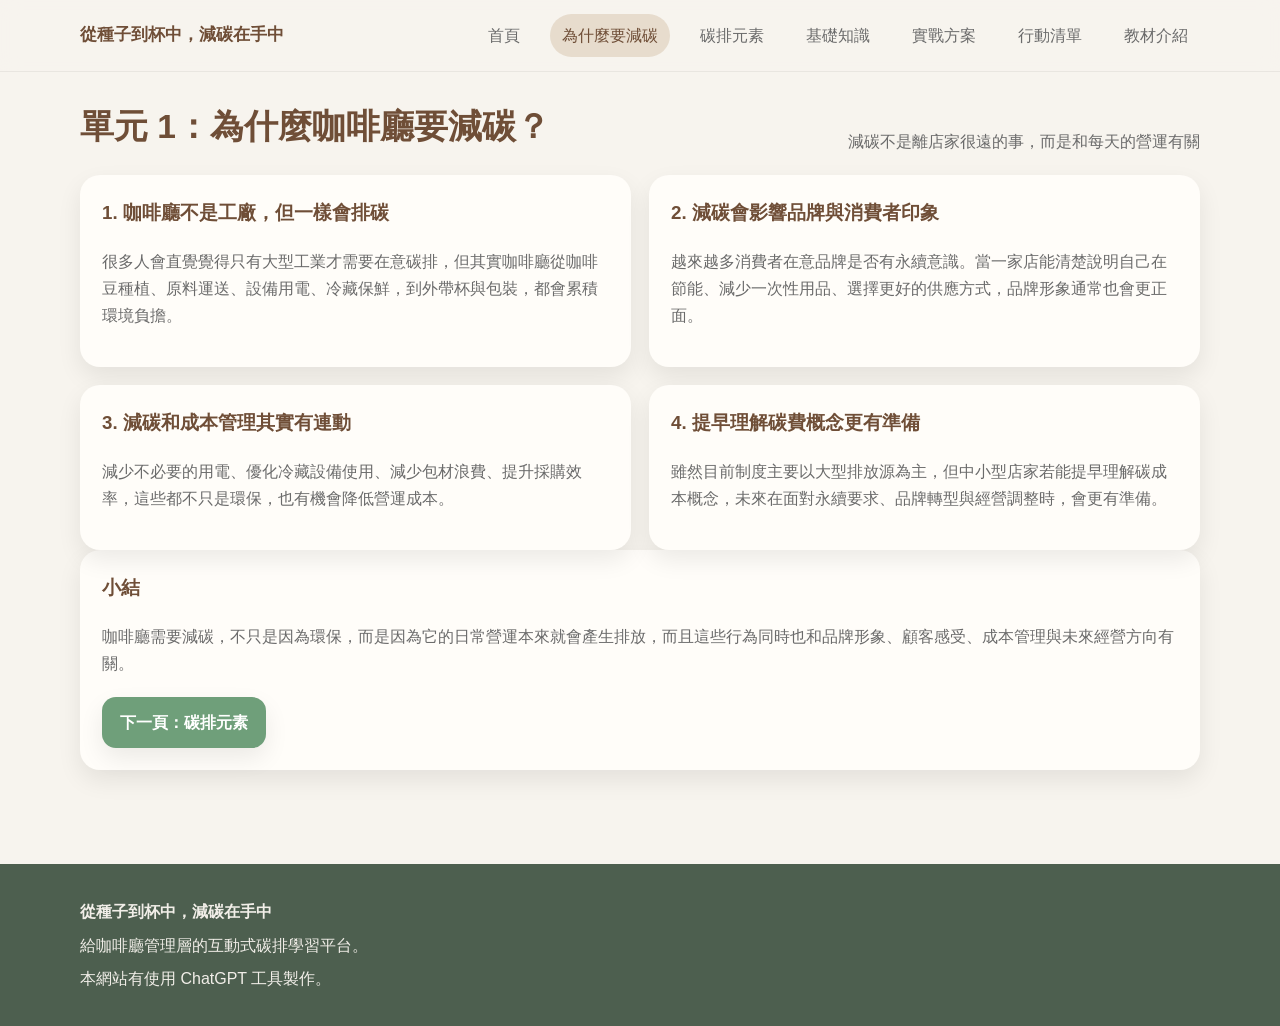
<file: why-carbon.html>
<!doctype html>
<html lang="zh-Hant">
<head>
  <meta charset="UTF-8"><meta name="viewport" content="width=device-width,initial-scale=1.0">
  <title>為什麼咖啡廳要減碳</title><link rel="stylesheet" href="style.css">
</head>
<body data-page="why-carbon">
<header>
  <div class="container navbar">
    <a class="brand" href="index.html">從種子到杯中，減碳在手中</a>
    <button class="menu-btn" onclick="toggleMenu()">☰</button>
    <nav class="nav-links" id="navLinks">
      <a href="index.html">首頁</a>
      <a href="why-carbon.html">為什麼要減碳</a>
      <a href="carbon-elements.html">碳排元素</a>
      <a href="carbon-basics.html">基礎知識</a>
      <a href="action-plan.html">實戰方案</a>
      <a href="checklist.html">行動清單</a>
      <a href="about.html">教材介紹</a>
    </nav>
  </div>
</header>

<main class="section">
  <div class="container">
    <div class="section-title reveal">
      <h2>單元 1：為什麼咖啡廳要減碳？</h2>
      <p>減碳不是離店家很遠的事，而是和每天的營運有關</p>
    </div>
    <div class="grid-2">
      <div class="card reveal"><h3>1. 咖啡廳不是工廠，但一樣會排碳</h3><p>很多人會直覺覺得只有大型工業才需要在意碳排，但其實咖啡廳從咖啡豆種植、原料運送、設備用電、冷藏保鮮，到外帶杯與包裝，都會累積環境負擔。</p></div>
      <div class="card reveal"><h3>2. 減碳會影響品牌與消費者印象</h3><p>越來越多消費者在意品牌是否有永續意識。當一家店能清楚說明自己在節能、減少一次性用品、選擇更好的供應方式，品牌形象通常也會更正面。</p></div>
      <div class="card reveal"><h3>3. 減碳和成本管理其實有連動</h3><p>減少不必要的用電、優化冷藏設備使用、減少包材浪費、提升採購效率，這些都不只是環保，也有機會降低營運成本。</p></div>
      <div class="card reveal"><h3>4. 提早理解碳費概念更有準備</h3><p>雖然目前制度主要以大型排放源為主，但中小型店家若能提早理解碳成本概念，未來在面對永續要求、品牌轉型與經營調整時，會更有準備。</p></div>
    </div>
    <div class="card reveal">
      <h3>小結</h3>
      <p>咖啡廳需要減碳，不只是因為環保，而是因為它的日常營運本來就會產生排放，而且這些行為同時也和品牌形象、顧客感受、成本管理與未來經營方向有關。</p>
      <div class="hero-actions"><a class="btn btn-primary" href="carbon-elements.html">下一頁：碳排元素</a></div>
    </div>
  </div>
</main>

<footer>
  <div class="container">
    <p><strong>從種子到杯中，減碳在手中</strong></p>
    <p>給咖啡廳管理層的互動式碳排學習平台。</p>
    <p>本網站有使用 ChatGPT 工具製作。</p>
  </div>
</footer>
<script src="script.js"></script>
</body>
</html>
</file>
<file: style.css>
:root{
  --bg:#f7f4ee;
  --card:#fffdf9;
  --brown:#6f4e37;
  --green:#6f9f7a;
  --green-dark:#4c7457;
  --beige:#e7dccd;
  --text:#2f2f2f;
  --muted:#6b6b6b;
  --shadow:0 10px 25px rgba(0,0,0,.08);
  --radius:20px;
}

*{box-sizing:border-box}
html{scroll-behavior:smooth}
body{
  margin:0;
  font-family:"Noto Sans TC","PingFang TC","Microsoft JhengHei",sans-serif;
  background:var(--bg);
  color:var(--text);
  line-height:1.7;
}

img{max-width:100%;display:block}
a{text-decoration:none;color:inherit}
.container{width:min(1120px,92%);margin:0 auto}

header{
  position:sticky;
  top:0;
  z-index:1000;
  background:rgba(247,244,238,.92);
  backdrop-filter: blur(10px);
  border-bottom:1px solid rgba(0,0,0,.06);
}

.navbar{
  display:flex;
  align-items:center;
  justify-content:space-between;
  padding:14px 0;
  gap:20px;
}

.brand{
  font-weight:800;
  color:var(--brown);
  font-size:1.05rem;
}

.nav-links{
  display:flex;
  gap:18px;
  flex-wrap:wrap;
}

.nav-links a{
  padding:8px 12px;
  border-radius:999px;
  color:var(--muted);
  transition:.25s;
}

.nav-links a:hover,
.nav-links a.active{
  background:var(--beige);
  color:var(--brown);
}

.menu-btn{
  display:none;
  background:#fff;
  border:1px solid #e8ddcf;
  padding:10px 12px;
  border-radius:12px;
  cursor:pointer;
}

.hero{padding:56px 0 42px}

.hero-grid{
  display:grid;
  grid-template-columns:1.15fr .85fr;
  gap:28px;
  align-items:center;
}

.badge{
  display:inline-block;
  background:#eef5ef;
  color:var(--green-dark);
  padding:6px 12px;
  border-radius:999px;
  font-size:.9rem;
  font-weight:700;
}

.hero h1{
  font-size:clamp(2rem,4.6vw,3.7rem);
  line-height:1.15;
  margin:16px 0 14px;
  color:var(--brown);
}

.hero p{
  color:var(--muted);
  font-size:1.05rem;
}

.hero-actions{
  display:flex;
  gap:12px;
  flex-wrap:wrap;
  margin-top:20px;
}

.btn{
  display:inline-flex;
  align-items:center;
  justify-content:center;
  padding:12px 18px;
  border-radius:14px;
  border:none;
  cursor:pointer;
  font-weight:700;
  transition:.25s;
  box-shadow:var(--shadow);
  min-height:46px;
}

.btn-primary{
  background:var(--green);
  color:white;
}

.btn-primary:hover{
  transform:translateY(-2px);
  background:var(--green-dark);
}

.btn-secondary{
  background:white;
  color:var(--brown);
}

.btn-secondary:hover{
  transform:translateY(-2px);
  background:#fbf8f1;
}

.hero-card,.card{
  background:var(--card);
  border-radius:var(--radius);
  box-shadow:var(--shadow);
}

.hero-card{padding:22px}

.scene{
  min-height:360px;
  position:relative;
  overflow:hidden;
  background:linear-gradient(180deg,#f6ead8,#f1ddc2 50%,#ead0ae 100%);
}

.scene .wall{
  position:absolute;
  inset:0 0 28% 0;
  background:linear-gradient(180deg,#fbf7ef,#f1e9dc);
}

.scene .floor{
  position:absolute;
  left:0;
  right:0;
  bottom:0;
  height:28%;
  background:repeating-linear-gradient(90deg,#c99e6f 0,#c99e6f 60px,#bc8e5f 60px,#bc8e5f 120px);
}

.scene .sign,
.scene-game .sign{
  position:absolute;
  top:34px;
  left:58%;
  transform:translateX(-50%);
  background:#fff8ea;
  padding:14px 26px;
  border-radius:18px;
  box-shadow:var(--shadow);
  font-weight:800;
  color:var(--brown);
  z-index:3;
  text-align:center;
  max-width:80%;
}

.obj{
  position:absolute;
  border-radius:18px;
  box-shadow:var(--shadow);
}

.counter{left:8%;bottom:25%;width:54%;height:26%;background:#a76e4a}
.machine{right:19%;bottom:42%;width:20%;height:18%;background:#5e5e5e}
.fridge{right:6%;bottom:25%;width:12%;height:35%;background:#c9e8ef}
.cups{left:14%;bottom:48%;width:13%;height:10%;background:#f6f0ea}
.plant{left:74%;bottom:25%;width:10%;height:18%;background:#7ea57c}
.light{top:100px;left:18%;width:10%;height:8%;background:#ffe69a}
.light.two{left:70%}

.section{padding:26px 0 54px}

.section-title{
  display:flex;
  justify-content:space-between;
  align-items:end;
  gap:12px;
  flex-wrap:wrap;
  margin-bottom:20px;
}

.section-title h2{
  margin:0;
  color:var(--brown);
  font-size:clamp(1.4rem,3vw,2.1rem);
}

.section-title p{
  margin:0;
  color:var(--muted);
}

.grid-3{
  display:grid;
  grid-template-columns:repeat(3,1fr);
  gap:18px;
}

.grid-2{
  display:grid;
  grid-template-columns:repeat(2,1fr);
  gap:18px;
}

.card{padding:22px}

.card h3{
  margin-top:0;
  color:var(--brown);
}

.card p,.card li{
  color:var(--muted);
}

.icon-bubble{
  width:48px;
  height:48px;
  border-radius:14px;
  background:#eef5ef;
  display:grid;
  place-items:center;
  font-size:1.4rem;
  margin-bottom:12px;
}

.progress-wrap{
  background:#eee3d5;
  border-radius:999px;
  height:14px;
  overflow:hidden;
}

.progress-bar{
  height:100%;
  width:0%;
  background:linear-gradient(90deg,var(--green),#90b98f);
  transition:width .35s ease;
}

.small-note{
  font-size:.95rem;
  color:var(--muted);
}

.choice-list,.draggable-list,.dropzones{
  display:grid;
  gap:12px;
}

.choice-btn,.quiz-option{
  width:100%;
  text-align:left;
  padding:14px 16px;
  border-radius:14px;
  border:1px solid #e9dfd3;
  background:#fff;
  cursor:pointer;
  transition:.2s;
  font-weight:700;
  color:#4a4039;
  font-size:1rem;
}

.choice-btn:hover,.quiz-option:hover{
  background:#f9f6ef;
  transform:translateY(-1px);
}

.feedback{
  margin-top:14px;
  padding:14px 16px;
  border-radius:14px;
  display:none;
}

.feedback.show{display:block}
.feedback.ok{background:#eef8ef;color:#30553b}
.feedback.bad{background:#fff2ef;color:#8a4334}

.module-link{
  display:flex;
  justify-content:space-between;
  align-items:center;
  gap:10px;
}

.summary-box{
  background:#eef5ef;
  border:1px solid #cfe0d3;
  border-radius:18px;
  padding:18px;
}

.scene-game{
  position:relative;
  background:linear-gradient(180deg,#fbf5ea,#f0e1ca);
  min-height:480px;
  border-radius:22px;
  overflow:hidden;
}

.game-panel{
  display:grid;
  grid-template-columns:1.2fr .8fr;
  gap:18px;
}

.info-box{
  padding:18px;
  border-radius:18px;
  background:#fff;
  border:1px solid #ebdfd1;
}

.dropzone{
  min-height:90px;
  background:#fffaf4;
  border:2px dashed #d8c6ad;
  border-radius:16px;
  padding:12px;
  transition:.2s;
}

.dropzone.over{
  background:#eef8ef;
  border-color:#8cb792;
}

.dropzone.selected-zone{
  background:#fff4c9;
  border-color:#e7d98a;
}

.dropzone h4{
  margin:0 0 8px;
  color:var(--brown);
}

.score-chip{
  display:inline-block;
  padding:8px 12px;
  background:#fff;
  border-radius:999px;
  border:1px solid #eadfce;
  font-weight:700;
}

footer{
  margin-top:40px;
  background:#4d5f4f;
  color:#f5f5f5;
  padding:28px 0;
}

footer p{
  margin:6px 0;
  color:#f1eee8;
}

.reveal{
  opacity:0;
  transform:translateY(18px);
  transition:.5s;
}

.reveal.show{
  opacity:1;
  transform:none;
}

.image-drag{
  background:#fff;
  border:1px solid #eadfce;
  border-radius:18px;
  padding:18px;
  text-align:center;
  font-size:2rem;
  cursor:grab;
  font-weight:700;
  line-height:1.2;
  transition:.2s;
  user-select:none;
}

.image-drag span{
  display:block;
  font-size:1rem;
  margin-top:8px;
  color:#4a4039;
}

.image-drag.selected-drag{
  background:#fff4c9;
  border-color:#e7d98a;
  transform:scale(1.02);
}

.scene-game .wall,
.scene-game .floor,
.scene-game .sign,
.scene-game .obj{
  pointer-events:none;
}

.scene-game .wall{
  position:absolute;
  inset:0 0 28% 0;
  background:linear-gradient(180deg,#fbf7ef,#f1e9dc);
  z-index:1;
}

.scene-game .floor{
  position:absolute;
  left:0;
  right:0;
  bottom:0;
  height:28%;
  background:repeating-linear-gradient(90deg,#c99e6f 0,#c99e6f 60px,#bc8e5f 60px,#bc8e5f 120px);
  z-index:1;
}

.scene-game .obj{
  z-index:2;
  text-align:center;
}

.game-item{
  position:absolute;
  border:3px solid transparent;
  border-radius:16px;
  cursor:pointer;
  transition:.2s;
  z-index:10;
}

.game-item:hover{
  border-color:#ffcf7d;
  transform:scale(1.02);
}

.game-item.found{
  border-color:#7aad83;
  background:rgba(122,173,131,.18);
}

.step-box{margin-top:16px}

.budget-result-box{
  border-radius:18px;
  padding:18px;
  border:1px solid #e5ddd0;
  color:#222 !important;
}

.budget-result-low{background:#e7f6e7}
.budget-result-medium{background:#fff4c9}
.budget-result-high{background:#fde8e8}

.carbon-info-box{
  transition:background .25s ease,border-color .25s ease;
  color:#222 !important;
}

.carbon-low{
  background:#e7f6e7 !important;
  border:1px solid #b9ddb9 !important;
}

.carbon-medium{
  background:#fff4c9 !important;
  border:1px solid #e7d98a !important;
}

.carbon-high{
  background:#fde8e8 !important;
  border:1px solid #efb9b9 !important;
}

/* 平板 */
@media (max-width: 1024px){
  .hero-grid,
  .grid-3,
  .grid-2,
  .game-panel{
    grid-template-columns:1fr;
  }

  .scene{
    min-height:320px;
  }

  .scene-game{
    min-height:420px;
  }

  .section{
    padding:22px 0 46px;
  }
}

/* 手機 */
@media (max-width: 768px){
  .nav-links{
    display:none;
  }

  .nav-links.open{
    display:flex;
    position:absolute;
    top:68px;
    left:4%;
    right:4%;
    background:#fff;
    padding:14px;
    border-radius:18px;
    box-shadow:var(--shadow);
    flex-direction:column;
    z-index:1200;
  }

  .menu-btn{
    display:block;
  }

  .hero{
    padding:34px 0 24px;
  }

  .hero h1{
    font-size:2rem;
  }

  .hero-actions,
  .btn{
    width:100%;
  }

  .hero-actions .btn{
    width:100%;
  }

  .scene{
    min-height:260px;
  }

  .scene-game{
    min-height:360px;
  }

  .scene .sign,
  .scene-game .sign{
    top:18px;
    left:50%;
    max-width:88%;
    padding:10px 14px;
    font-size:.9rem;
  }

  .card{
    padding:16px;
  }

  .info-box{
    padding:14px;
  }

  .choice-btn,
  .quiz-option,
  .btn{
    font-size:.96rem;
  }

  .image-drag{
    font-size:1.7rem;
    padding:14px;
  }

  .image-drag span{
    font-size:.95rem;
  }

  .dropzone{
    min-height:82px;
  }

  .section-title{
    align-items:flex-start;
  }
}

/* 小手機 */
@media (max-width: 480px){
  .container{
    width:min(94%,1120px);
  }

  .brand{
    font-size:.95rem;
  }

  .hero h1{
    font-size:1.8rem;
  }

  .scene{
    min-height:230px;
  }

  .scene-game{
    min-height:320px;
  }

  .score-chip{
    font-size:.9rem;
  }

  .small-note{
    font-size:.9rem;
  }
}
.emission-low{
  background:#eaf8ea !important;
  border:2px solid #6fcf7a !important;
  color:#111 !important;
}

.emission-medium{
  background:#fff4cc !important;
  border:2px solid #e0b93b !important;
  color:#111 !important;
}

.emission-high{
  background:#ffe3e3 !important;
  border:2px solid #df6b6b !important;
  color:#111 !important;
}
.choice-list{
  display:grid;
  gap:12px;
}

.choice-btn{
  width:100%;
  text-align:left;
  border:2px solid #d9e5de;
  background:#ffffff;
  border-radius:16px;
  padding:14px 16px;
  cursor:pointer;
  transition:.2s ease;
  font-size:1rem;
  line-height:1.5;
  color:#1f2a24;
  box-shadow:0 2px 8px rgba(0,0,0,.04);
}

.choice-btn:hover{
  transform:translateY(-1px);
  border-color:#97bca8;
  background:#f6fbf8;
}

.choice-btn.selected-choice{
  background:#cfe8d6 !important;
  border:2px solid #5f9a70 !important;
  color:#16301f !important;
  font-weight:700;
  box-shadow:0 4px 14px rgba(95,154,112,.18);
}

.choice-btn:active{
  transform:scale(.99);
}

.emission-low{
  background:#eaf8ea !important;
  border:2px solid #6fcf7a !important;
  color:#111 !important;
}

.emission-medium{
  background:#fff4cc !important;
  border:2px solid #e0b93b !important;
  color:#111 !important;
}

.emission-high{
  background:#ffe3e3 !important;
  border:2px solid #df6b6b !important;
  color:#111 !important;
}
</file>
